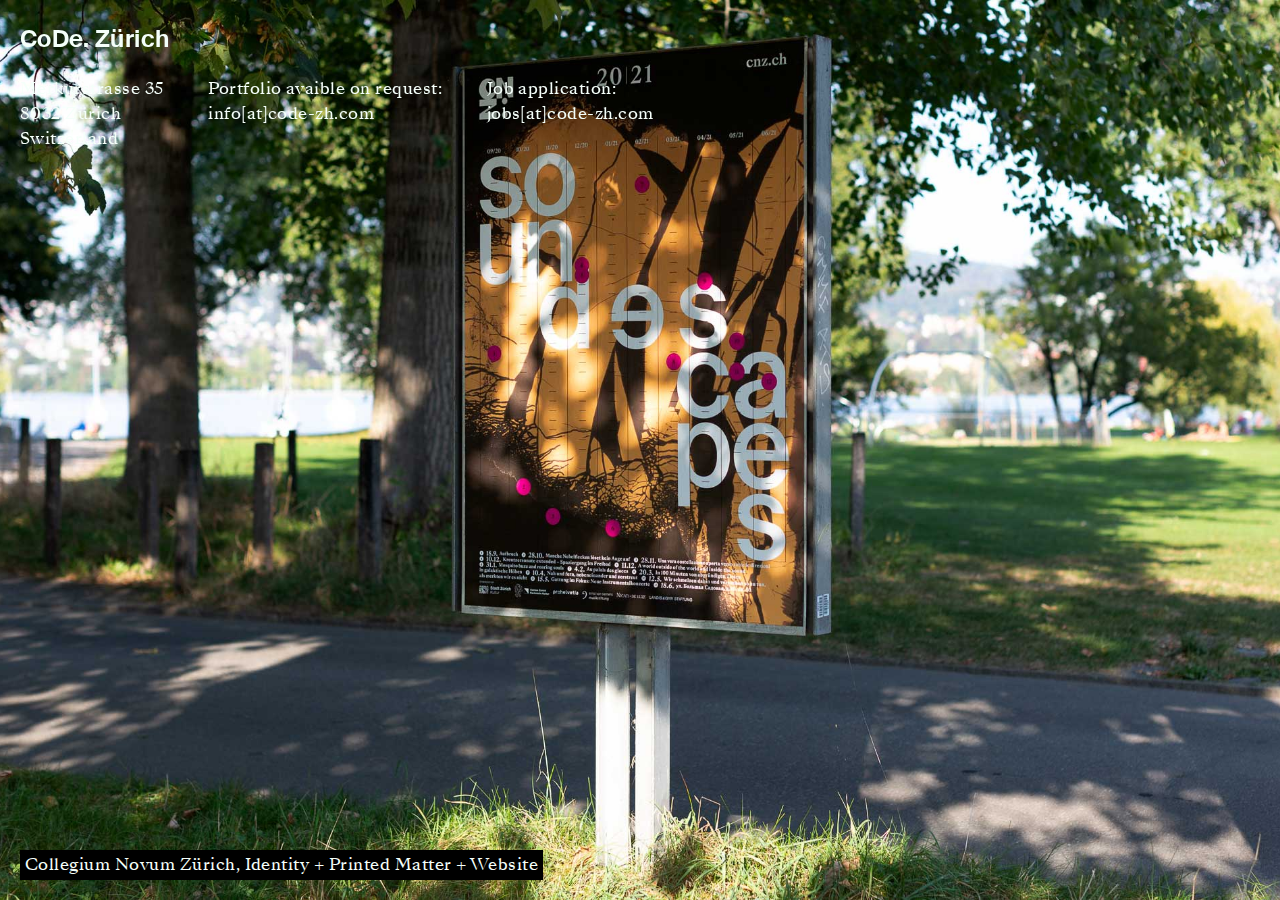
<file: index.html>
<!DOCTYPE html>
<html lang="en">
<head>
    <meta charset="UTF-8">
    <meta name="viewport" content="width=device-width, initial-scale=1.0">
    <meta http-equiv="X-UA-Compatible" content="ie=edge">
    <title>CoDe. Z&#252;rich</title>
    <script src="assets/random.js"></script>
    <link rel="stylesheet" href="assets/reset.css">
    <link rel="stylesheet" href="assets/style.css">
</head>
<body>
     
    <header>
        <h1>CoDe. Z&#252;rich</h1>
        <h2>
            <a href="https://goo.gl/maps/91fr2MW1DpTb4paRA" target="_blank">
                Merkurstrasse 35<br>
                8032 Z&#252;rich<br>
                Switzerland
            </a>
        </h2>
        <h2>
            Portfolio avaible on request:<br>
            <a href="mailto:info@code-zh.com">info[at]code-zh.com</a>
        </h2>
        <h2>
            Job application:<br>
            <a href="mailto:jobs@code-zh.com">jobs[at]code-zh.com</a>
        </h2>
    </header>

    <footer id="info-display">
        <p>Collegium Novum Z&#252;rich, Identity + Printed Matter + Website</p>
    </footer>    
</body>
</html>
</file>
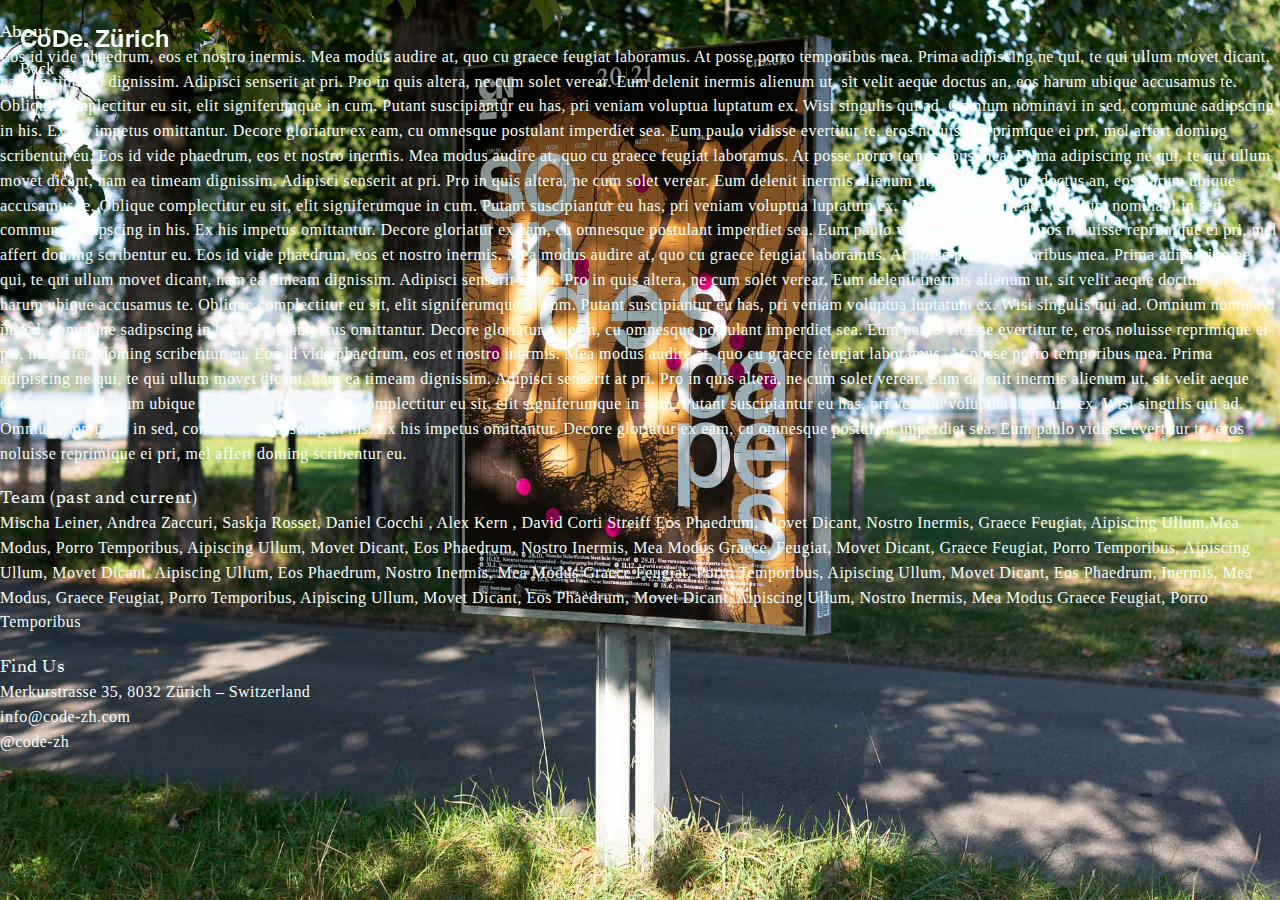
<file: about.html>
<!DOCTYPE html>
<html lang="en">

<head>
    <title>CoDe. Z&#252;rich</title>
    <meta charset="UTF-8">
    <meta name="viewport" content="width=device-width, initial-scale=1.0">
    <meta http-equiv="Cache-control" content="public">
    <meta name="author" content="CoDe. Zurich">
    <meta name="description" content="Multidisciplinary Design Studio based in Zurich, focusing on Graphic Design.">

    <link rel="stylesheet" href="assets/reset.css">
    <link rel="stylesheet" href="assets/style.css">

</head>

<body>
    <header>
        <div class="logo"><h1><a href="index.html">CoDe. Z&#252;rich</a></h1></div>
        <div class="menu"><a href="index.html">Back &larr;</a></div>            
        <div class="menu"><a href="mailto:info@code-zh.com">Mail</a></div>
    </header>
    
    <section class="about">
        <div class="text">
            <h2>About</h2>
            <p>
                Eos id vide phaedrum, eos et nostro inermis. Mea modus audire at, quo cu graece feugiat laboramus. At posse porro 
                temporibus mea. Prima adipiscing ne qui, te qui ullum movet dicant, nam ea timeam  dignissim. Adipisci senserit 
                at pri. Pro in quis altera, ne cum solet verear. Eum delenit inermis alienum ut, sit velit aeque doctus an, eos harum 
                ubique accusamus te. Oblique complectitur eu sit, elit signiferumque in cum. Putant suscipiantur eu has, pri veniam 
                voluptua luptatum ex. Wisi singulis qui ad. Omnium nominavi in sed, commune sadipscing in his. Ex his impetus 
                omittantur. Decore gloriatur ex eam, cu omnesque postulant imperdiet sea. Eum paulo vidisse evertitur te, eros 
                noluisse reprimique ei pri, mel affert doming scribentur eu.
                Eos id vide phaedrum, eos et nostro inermis. Mea modus audire at, quo cu graece feugiat laboramus. At posse porro 
                temporibus mea. Prima adipiscing ne qui, te qui ullum movet dicant, nam ea timeam  dignissim. Adipisci senserit 
                at pri. Pro in quis altera, ne cum solet verear. Eum delenit inermis alienum ut, sit velit aeque doctus an, eos harum 
                ubique accusamus te. Oblique complectitur eu sit, elit signiferumque in cum. Putant suscipiantur eu has, pri veniam 
                voluptua luptatum ex. Wisi singulis qui ad. Omnium nominavi in sed, commune sadipscing in his. Ex his impetus 
                omittantur. Decore gloriatur ex eam, cu omnesque postulant imperdiet sea. Eum paulo vidisse evertitur te, eros 
                noluisse reprimique ei pri, mel affert doming scribentur eu.
                Eos id vide phaedrum, eos et nostro inermis. Mea modus audire at, quo cu graece feugiat laboramus. At posse porro 
                temporibus mea. Prima adipiscing ne qui, te qui ullum movet dicant, nam ea timeam  dignissim. Adipisci senserit 
                at pri. Pro in quis altera, ne cum solet verear. Eum delenit inermis alienum ut, sit velit aeque doctus an, eos harum 
                ubique accusamus te. Oblique complectitur eu sit, elit signiferumque in cum. Putant suscipiantur eu has, pri veniam 
                voluptua luptatum ex. Wisi singulis qui ad. Omnium nominavi in sed, commune sadipscing in his. Ex his impetus 
                omittantur. Decore gloriatur ex eam, cu omnesque postulant imperdiet sea. Eum paulo vidisse evertitur te, eros 
                noluisse reprimique ei pri, mel affert doming scribentur eu.
                Eos id vide phaedrum, eos et nostro inermis. Mea modus audire at, quo cu graece feugiat laboramus. At posse porro 
                temporibus mea. Prima adipiscing ne qui, te qui ullum movet dicant, nam ea timeam  dignissim. Adipisci senserit 
                at pri. Pro in quis altera, ne cum solet verear. Eum delenit inermis alienum ut, sit velit aeque doctus an, eos harum 
                ubique accusamus te. Oblique complectitur eu sit, elit signiferumque in cum. Putant suscipiantur eu has, pri veniam 
                voluptua luptatum ex. Wisi singulis qui ad. Omnium nominavi in sed, commune sadipscing in his. Ex his impetus 
                omittantur. Decore gloriatur ex eam, cu omnesque postulant imperdiet sea. Eum paulo vidisse evertitur te, eros 
                noluisse reprimique ei pri, mel affert doming scribentur eu.
            </p>
            <h2>Team (past and current)</h2>
            <p>
                Mischa Leiner, Andrea Zaccuri, Saskja Rosset, Daniel Cocchi , Alex Kern , David Corti Streiff
                Eos Phaedrum, Movet Dicant,  Nostro Inermis,  Graece Feugiat, Aipiscing Ullum,Mea Modus, Porro Temporibus, 
                Aipiscing Ullum, Movet Dicant, Eos Phaedrum, Nostro Inermis, Mea Modus Graece, Feugiat, Movet Dicant,  
                Graece Feugiat, Porro Temporibus, Aipiscing Ullum, Movet Dicant,  Aipiscing  Ullum, Eos Phaedrum, Nostro 
                Inermis, Mea Modus Graece Feugiat, Porro Temporibus, Aipiscing Ullum, Movet Dicant, Eos Phaedrum, Inermis, 
                Mea Modus, Graece Feugiat, Porro Temporibus,  Aipiscing Ullum, Movet Dicant, Eos Phaedrum, Movet Dicant, 
                Aipiscing Ullum, Nostro Inermis, Mea Modus Graece Feugiat, Porro Temporibus
            </p>
            <h2>Find Us</h2>
            <p>
                <a href="https://goo.gl/maps/91fr2MW1DpTb4paRA" target="_blank">Merkurstrasse 35, 8032 Z&#252;rich – Switzerland</a>
                <br>
                <a href="mailto:info@code-zh.com">info@code-zh.com</a>
                <br>
                <a href="asdasd">@code-zh</a>
            </p>
        </div>
        <div class="dog"></div>
    </section>

</body>

</html>
</file>
<file: assets/style.css>
html, body {
    overflow: hidden;
  }

body {
    font-size: 16px;
    line-height: 1.55;
    margin: 0px;
    background-size: cover;
    background-position: center;
    background-repeat: no-repeat;
    background-image: url(../img/b-12.jpg);
    height: 100vh;
    letter-spacing: 0.03em;
    color: mintcream;
    
    -webkit-user-select: none;  /* Chrome all / Safari all */
    -moz-user-select: none;     /* Firefox all */
    -ms-user-select: none;      /* IE 10+ */
    -o-user-select: none;
    user-select: none;
}

@font-face {
    font-family: "SuisseIntl";
    src: url(fonts/SuisseIntl-SemiBold-WebS.woff) format("woff");
}
@font-face {
    font-family: "SangBlue";
    src: url(fonts/SangBleuKingdom-Regular-WebS.woff) format("woff");
    font-weight: normal;
}

header {
    position: fixed;
    left: 20px;
    top: 20px;
}

h1 {
    font-size: 1.5em;
    font-family: "SuisseIntl", sans-serif;
    font-weight: inherit;
}

h2 {
    font-family: "SangBlue", serif;
    font-size: 1em;
    display: inline-block;
    vertical-align: top;
    margin-top: 20px;
    margin-right: 40px;
    font-weight: inherit;
}

a {
    text-decoration: none;
    color: inherit;
}

section {
    height: 100vh;
    background-position: center;
    background-repeat: no-repeat;
    background-size: cover;
    overflow: hidden;
}

footer {
    font-family: "SangBlue", serif;
    font-size: 1em;
    position: fixed;
    bottom: 20px;
    left: 20px;
    background-color: black;
    padding-left: 5px;
    padding-right: 5px;
    padding-top: 2.5px;
    padding-bottom: 2.5px;
}

@media (max-width: 740px) {

    body {
        font-size: 13px;
    }

    header {
        left: 10px;
        top: 10px;
    }

    h2 {
        display: block;
        margin-top: 10px;
        margin-right: 10px;
    }

    footer {
        bottom: 10px;
        left: 10px;
    }
}
</file>
